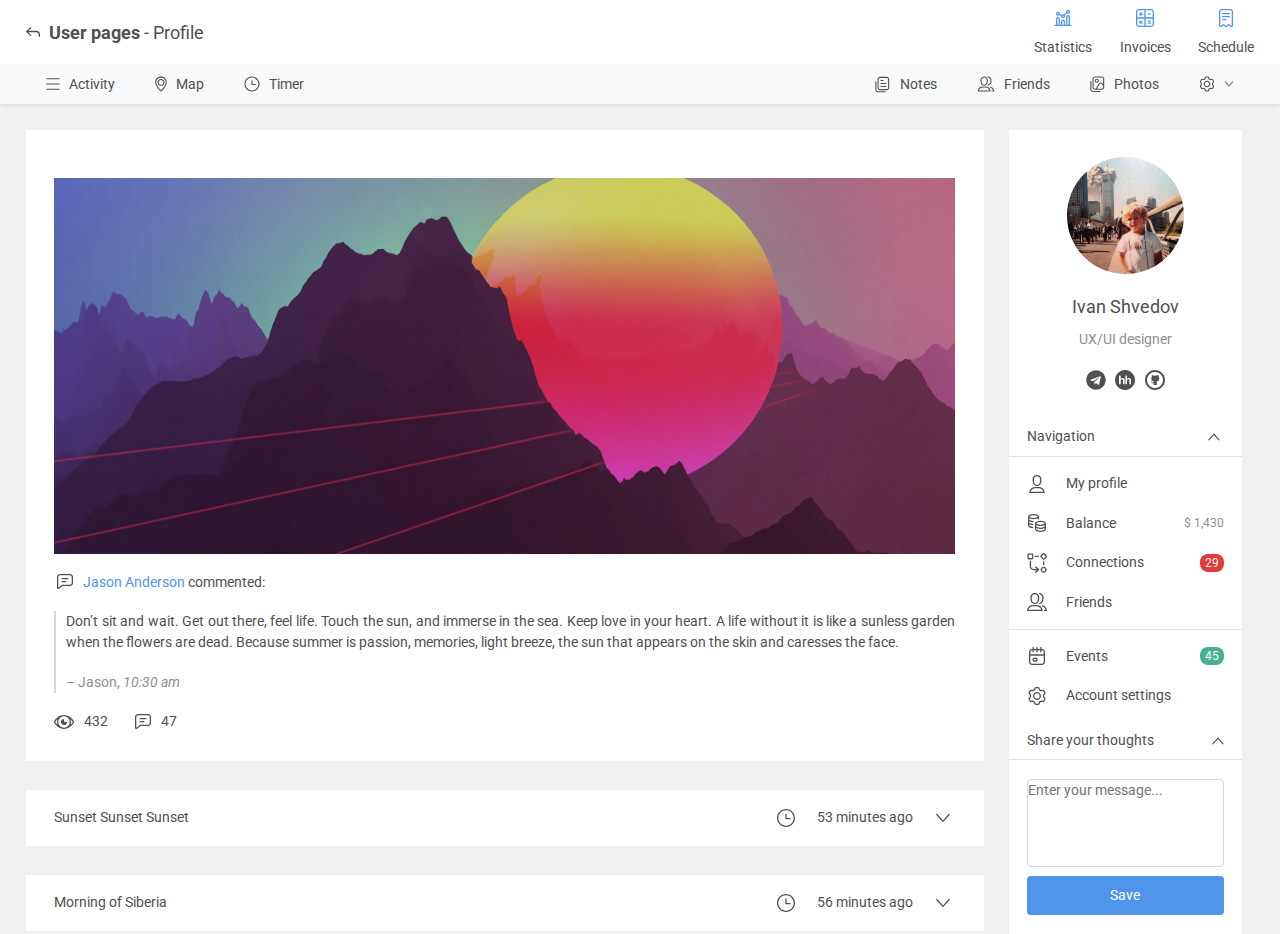
<file: index.html>
<!DOCTYPE html>
<html lang="en">
<head>
    <meta charset="UTF-8">
    <meta name="viewport" content="width=device-width, initial-scale=1.0">
    <title>WebBeeProject</title>
    <link rel="preconnect" href="https://fonts.googleapis.com">
    <link rel="preconnect" href="https://fonts.gstatic.com" crossorigin>
    <link href="https://fonts.googleapis.com/css2?family=Roboto:ital,wght@0,100;0,300;0,400;0,500;0,700;0,900;1,100;1,300;1,400;1,500;1,700;1,900&display=swap" rel="stylesheet">
    <link href="https://cdn.jsdelivr.net/npm/bootstrap@5.3.0-alpha1/dist/css/bootstrap.min.css" rel="stylesheet">
    <link rel="stylesheet" href="css/reset.css">
    <link rel="stylesheet" href="css/style.css">

</head>
<body>
    <header class="bg-white shadow-sm w-100" style="height: 64px;">
        <div class="container p-0" style="height: 64px; max-width: 96%;">
            <div class="d-flex justify-content-between align-items-center py-3" style="height: 64px;">
                <div class="d-flex align-items-center gap-2">
                    <div class="header-menu-svg">
                        <svg width="14" height="10" viewBox="0 0 14 10" fill="none" xmlns="http://www.w3.org/2000/svg" style="margin-bottom: 2px;">
                            <path d="M4.73251 9.01735C4.91251 9.01735 5.08251 8.94735 5.21251 8.80735C5.45251 8.53735 5.43251 8.12735 5.17251 7.88735L2.28136 5.16738H10.35C11.6479 5.16738 12.7 6.21951 12.7 7.51738V9.29705C12.7 9.65604 12.991 9.94705 13.35 9.94705C13.709 9.94705 14 9.65604 14 9.29705V7.51738C14 5.50154 12.3658 3.86738 10.35 3.86738H2.27185L2.27194 3.85187L5.13249 1.43738C5.40249 1.19738 5.41249 0.787379 5.17249 0.517378C4.93249 0.257379 4.52249 0.237379 4.25249 0.477378L0.232501 3.98187C-0.0775003 4.26187 -0.0775003 4.74187 0.232501 5.02187L4.29251 8.84736C4.42251 8.96736 4.57251 9.01735 4.73251 9.01735Z" fill="#505050"/>
                        </svg>
                    </div>
                    <p class="m-0 main-text"><b class="main-text">User pages</b> - Profile</p>
                </div>
    
                <div class="header-menu d-flex gap-4">
                    <div class="header-menu-item d-flex align-items-center flex-column gap-2">
                        <div class="header-menu-item-logo">
                            <svg width="18" height="17" viewBox="0 0 18 17" fill="none" xmlns="http://www.w3.org/2000/svg">
                                <path fill-rule="evenodd" clip-rule="evenodd" d="M16.0281 15.6972V7.99094C16.0281 6.91399 15.1551 6.04094 14.0781 6.04094C13.0011 6.04094 12.1281 6.91399 12.1281 7.99094L12.1281 15.6972H10.9501V12.5534C10.9501 11.4765 10.077 10.6034 9.00009 10.6034C7.92314 10.6034 7.05009 11.4765 7.05009 12.5534V15.6972H5.87197L5.87197 9.99094C5.87197 8.91399 4.99892 8.04094 3.92197 8.04094C2.84501 8.04094 1.97197 8.91399 1.97197 9.99094L1.97197 15.6972H0.933691C0.574706 15.6972 0.283691 15.9882 0.283691 16.3472C0.283691 16.7062 0.574706 16.9972 0.933691 16.9972H2.92149C2.92133 16.9972 2.92165 16.9972 2.92149 16.9972H4.92197C4.92174 16.9972 4.9222 16.9972 4.92197 16.9972H7.99919C7.99889 16.9972 7.99949 16.9972 7.99919 16.9972H10.0001C10.0004 16.9972 10.0008 16.9972 10.0011 16.9972H13.0769C13.0773 16.9972 13.0777 16.9972 13.0781 16.9972H15.0781C15.0785 16.9972 15.0789 16.9972 15.0794 16.9972H17.0665C17.4255 16.9972 17.7165 16.7062 17.7165 16.3472C17.7165 15.9882 17.4255 15.6972 17.0665 15.6972H16.0281ZM14.7281 15.6972V7.99094C14.7281 7.63196 14.4371 7.34094 14.0781 7.34094C13.7191 7.34094 13.4281 7.63196 13.4281 7.99094V15.6972H14.7281ZM3.27197 15.6972L3.27197 9.99094C3.27197 9.63196 3.56298 9.34094 3.92197 9.34094C4.28095 9.34094 4.57197 9.63196 4.57197 9.99094V15.6972H3.27197ZM8.35009 15.6972H9.65009V12.5534C9.65009 12.1945 9.35908 11.9034 9.00009 11.9034C8.64111 11.9034 8.35009 12.1945 8.35009 12.5534V15.6972Z" fill="#5095EC"/>
                                <path fill-rule="evenodd" clip-rule="evenodd" d="M16.0781 2.69092C16.0781 3.79549 15.1827 4.69092 14.0781 4.69092C13.7419 4.69092 13.4251 4.60798 13.1471 4.46145L10.8606 6.58062C10.8549 6.56614 10.849 6.55174 10.8429 6.53743C10.9441 6.7767 11.0001 7.03978 11.0001 7.31592C11.0001 8.42049 10.1047 9.31592 9.00009 9.31592C7.89552 9.31592 7.00009 8.42049 7.00009 7.31592C7.00009 7.2509 7.00319 7.1866 7.00926 7.12317L5.25504 6.18188C4.90124 6.49844 4.43408 6.69092 3.92196 6.69092C2.81739 6.69092 1.92196 5.79549 1.92196 4.69092C1.92196 3.58635 2.81739 2.69092 3.92196 2.69092C5.02653 2.69092 5.92196 3.58635 5.92196 4.69092C5.92196 4.81259 5.9111 4.93173 5.89028 5.04741L7.55032 5.93817C7.51794 5.97224 7.48674 6.00745 7.45679 6.04373C7.82362 5.59924 8.37877 5.31592 9.00009 5.31592C9.37046 5.31592 9.71731 5.41659 10.0148 5.59206C10.0148 5.59206 10.0148 5.59206 10.0148 5.59206L12.2554 3.51538C12.1415 3.26399 12.0781 2.98486 12.0781 2.69092C12.0781 1.58635 12.9735 0.690918 14.0781 0.690918C15.1827 0.690918 16.0781 1.58635 16.0781 2.69092ZM14.7781 2.69092C14.7781 3.07752 14.4647 3.39092 14.0781 3.39092C13.6915 3.39092 13.3781 3.07752 13.3781 2.69092C13.3781 2.30432 13.6915 1.99092 14.0781 1.99092C14.4647 1.99092 14.7781 2.30432 14.7781 2.69092ZM4.62196 4.69092C4.62196 5.07752 4.30856 5.39092 3.92196 5.39092C3.53536 5.39092 3.22196 5.07752 3.22196 4.69092C3.22196 4.30432 3.53536 3.99092 3.92196 3.99092C4.30856 3.99092 4.62196 4.30432 4.62196 4.69092ZM9.00009 8.01592C9.38669 8.01592 9.70009 7.70252 9.70009 7.31592C9.70009 6.92932 9.38669 6.61592 9.00009 6.61592C8.61349 6.61592 8.30009 6.92932 8.30009 7.31592C8.30009 7.70252 8.61349 8.01592 9.00009 8.01592Z" fill="#5095EC"/>
                            </svg>
                        </div>
                        <div class="header-menu-item-text">
                            <p class="m-0">Statistics</p>  
                        </div>                    
                    </div>
    
                    <div class="header-menu-item d-flex align-items-center flex-column gap-2">
                        <div class="header-menu-item-logo">
                            <svg width="18" height="18" viewBox="0 0 18 18" fill="none" xmlns="http://www.w3.org/2000/svg">
                                <path d="M4.86938 7.18433C4.51039 7.18433 4.21938 6.89331 4.21938 6.53433V5.68422H3.36938C3.01039 5.68422 2.71938 5.3932 2.71938 5.03422C2.71938 4.67523 3.01039 4.38422 3.36938 4.38422H4.21938V3.53433C4.21938 3.17534 4.51039 2.88433 4.86938 2.88433C5.22836 2.88433 5.51938 3.17534 5.51938 3.53433V4.38422H6.36938C6.72836 4.38422 7.01938 4.67523 7.01938 5.03422C7.01938 5.3932 6.72836 5.68422 6.36938 5.68422H5.51938V6.53433C5.51938 6.89331 5.22836 7.18433 4.86938 7.18433Z" fill="#5095EC"/>
                                <path d="M6.38966 14.6766C6.13582 14.9305 5.72426 14.9305 5.47042 14.6766L4.86931 14.0755L4.26828 14.6765C4.01444 14.9304 3.60288 14.9304 3.34904 14.6765C3.0952 14.4227 3.0952 14.0111 3.34904 13.7573L3.95007 13.1563L3.3491 12.5553C3.09526 12.3014 3.09526 11.8899 3.3491 11.6361C3.60294 11.3822 4.0145 11.3822 4.26834 11.6361L4.86931 12.237L5.47036 11.636C5.7242 11.3821 6.13576 11.3821 6.3896 11.636C6.64344 11.8898 6.64344 12.3014 6.3896 12.5552L5.78855 13.1563L6.38966 13.7574C6.6435 14.0112 6.6435 14.4228 6.38966 14.6766Z" fill="#5095EC"/>
                                <path d="M12.2561 11.4544C11.8971 11.4544 11.6061 11.7454 11.6061 12.1044C11.6061 12.4634 11.8971 12.7544 12.2561 12.7544H14.2561C14.6151 12.7544 14.9061 12.4634 14.9061 12.1044C14.9061 11.7454 14.6151 11.4544 14.2561 11.4544H12.2561Z" fill="#5095EC"/>
                                <path d="M11.6061 14.1405C11.6061 13.7816 11.8971 13.4905 12.2561 13.4905H14.2561C14.6151 13.4905 14.9061 13.7816 14.9061 14.1405C14.9061 14.4995 14.6151 14.7905 14.2561 14.7905H12.2561C11.8971 14.7905 11.6061 14.4995 11.6061 14.1405Z" fill="#5095EC"/>
                                <path d="M11.6061 5.03428C11.6061 4.67529 11.8971 4.38428 12.2561 4.38428H14.2561C14.6151 4.38428 14.9061 4.67529 14.9061 5.03428C14.9061 5.39326 14.6151 5.68428 14.2561 5.68428H12.2561C11.8971 5.68428 11.6061 5.39326 11.6061 5.03428Z" fill="#5095EC"/>
                                <path fill-rule="evenodd" clip-rule="evenodd" d="M15 18C16.6569 18 18 16.6569 18 15V3C18 1.34315 16.6569 0 15 0H3C1.4467 0 0.169119 1.1805 0.0154887 2.69327C0.00524668 2.79412 0 2.89645 0 3V15C0 16.6569 1.34315 18 3 18H15ZM1.3 3C1.3 2.06112 2.06112 1.3 3 1.3L8.35217 1.3V8.34625H1.3V3ZM1.3 9.64625V15C1.3 15.9389 2.06112 16.7 3 16.7H8.35217V9.64625H1.3ZM9.65217 16.7H15C15.9389 16.7 16.7 15.9389 16.7 15V9.64625H9.65217V16.7ZM16.7 8.34625V3C16.7 2.06112 15.9389 1.3 15 1.3H9.65217V8.34625H16.7Z" fill="#5095EC"/>
                            </svg>
                        </div>
                        
                        <div class="header-menu-item-text">
                            <p class="m-0">Invoices</p>  
                        </div>              
                    </div>
    
                    <div class="header-menu-item d-flex align-items-center flex-column gap-2">
                        <div class="header-menu-item-logo">
                            <svg width="14" height="18" viewBox="0 0 14 18" fill="none" xmlns="http://www.w3.org/2000/svg"><path d="M3.65023 3.99888C3.29112 3.99888 3 4.28976 3 4.64858C3 5.00739 3.29112 5.29827 3.65023 5.29827H10.3527C10.7118 5.29827 11.0029 5.00739 11.0029 4.64858C11.0029 4.28976 10.7118 3.99888 10.3527 3.99888H3.65023Z" fill="#5095EC"/><path d="M3 7.64718C3 7.28836 3.29112 6.99748 3.65023 6.99748H10.3526C10.7118 6.99748 11.0029 7.28836 11.0029 7.64718C11.0029 8.006 10.7118 8.29688 10.3526 8.29688H3.65023C3.29112 8.29688 3 8.006 3 7.64718Z" fill="#5095EC"/><path d="M3 10.6458C3 10.287 3.29112 9.99609 3.65023 9.99609H6.8514C7.21051 9.99609 7.50163 10.287 7.50163 10.6458C7.50163 11.0046 7.21051 11.2955 6.8514 11.2955H3.65023C3.29112 11.2955 3 11.0046 3 10.6458Z" fill="#5095EC"/><path fill-rule="evenodd" clip-rule="evenodd" d="M0 16.3936L0.00892674 2.59989C0.00892674 1.16462 1.1734 0.00109863 2.60986 0.00109863H11.3991C12.8355 0.00109863 14 1.16462 14 2.59989L13.9911 16.3991C13.9911 17.6529 12.6129 18.4191 11.5467 17.7581L9.87153 16.7196C9.66344 16.5906 9.39786 16.601 9.20046 16.7458L7.91232 17.6909C7.34861 18.1045 6.58141 18.1045 6.01768 17.6909L4.73916 16.7529C4.54025 16.607 4.27229 16.5976 4.06373 16.7294L2.45607 17.7453C1.39034 18.4187 0 17.6536 0 16.3936ZM12.6911 16.3983L12.7 2.59989C12.7 1.8836 12.1186 1.3011 11.3991 1.3011H2.60986C1.89036 1.3011 1.30893 1.88444 1.30893 2.60073L1.3 16.3939C1.30021 16.6278 1.55998 16.7737 1.76164 16.6463L3.3693 15.6304C4.02973 15.2131 4.87828 15.2426 5.50817 15.7047L6.78669 16.6428C6.89273 16.7205 7.03728 16.7205 7.14331 16.6428L8.43145 15.6977C9.05653 15.2391 9.89756 15.2062 10.5565 15.6147L12.2316 16.6532C12.4335 16.7783 12.6911 16.6312 12.6911 16.3983Z" fill="#5095EC"/></svg>
                        </div>
                        
                        <div class="header-menu-item-text">
                            <p class="m-0">Schedule</p>  
                        </div>              
                    </div>
                </div>
            </div>
        </div>
    </header>
    
    <nav class="bg-light shadow-sm mv-100" style="height: 40px;">
        <div class="container p-0" style="height: 40px; max-width: 96%;">
            <div class="d-flex justify-content-between align-items-center h-100 py-auto">
                <div class="d-flex h-100">
                    <a href="/" id="act-link" class="nav-link h-100 d-flex align-items-center" onclick="changeBackgroundColor(this)"><div class="nav-menu-item d-flex gap-2 h-100">
                        <div class="nav-menu-item-logo d-flex align-items-center">
                            <svg width="14" height="12" viewBox="0 0 14 12" fill="none" xmlns="http://www.w3.org/2000/svg"><path fill-rule="evenodd" clip-rule="evenodd" d="M0.328125 0.790569C0.328125 0.491415 0.570637 0.248902 0.869792 0.248902L13.1302 0.248901C13.4294 0.248901 13.6719 0.491414 13.6719 0.790568C13.6719 1.08972 13.4294 1.33223 13.1302 1.33223L0.869792 1.33224C0.570637 1.33224 0.328125 1.08972 0.328125 0.790569Z" fill="#505050"/><path fill-rule="evenodd" clip-rule="evenodd" d="M0.328125 11.3041C0.328125 11.0049 0.570637 10.7624 0.869792 10.7624L13.1302 10.7624C13.4294 10.7624 13.6719 11.0049 13.6719 11.3041C13.6719 11.6032 13.4294 11.8457 13.1302 11.8457L0.869792 11.8457C0.570637 11.8457 0.328125 11.6032 0.328125 11.3041Z" fill="#505050"/><path fill-rule="evenodd" clip-rule="evenodd" d="M0.328159 6.00002C0.328159 5.70087 0.570671 5.45835 0.869825 5.45835L13.1303 5.45835C13.4294 5.45835 13.6719 5.70087 13.6719 6.00002C13.6719 6.29917 13.4294 6.54169 13.1303 6.54169L0.869825 6.54169C0.570671 6.54169 0.328159 6.29918 0.328159 6.00002Z" fill="#505050"/></svg>                        
                        </div>

                        <div class="nav-menu-item-text d-flex align-items-center">
                            <p class="m-0">Activity</p>
                        </div>
                    </div></a>

                    <a href="/map" id="mapButton" class="nav-link h-100 d-flex align-items-center" onclick="changeBackgroundColor(this)">
                        <div class="nav-menu-item d-flex gap-2 h-100">
                            <div class="nav-menu-item-logo d-flex align-items-center">
                                <svg width="12" height="16" viewBox="0 0 12 16" fill="none" xmlns="http://www.w3.org/2000/svg"><path fill-rule="evenodd" clip-rule="evenodd" d="M2.5417 6.41664C2.5417 4.50665 4.09005 2.9583 6.00003 2.9583C7.91002 2.9583 9.45836 4.50665 9.45836 6.41664C9.45836 8.32662 7.91002 9.87497 6.00003 9.87497C4.09005 9.87497 2.5417 8.32662 2.5417 6.41664ZM6.00003 4.04164C4.68835 4.04164 3.62503 5.10496 3.62503 6.41664C3.62503 7.72831 4.68835 8.79164 6.00003 8.79164C7.31171 8.79164 8.37503 7.72831 8.37503 6.41664C8.37503 5.10496 7.31171 4.04164 6.00003 4.04164Z" fill="#505050"/><path fill-rule="evenodd" clip-rule="evenodd" d="M5.68634 0.608257C8.41347 0.443564 11.3102 2.03315 11.7406 5.55589C11.7709 5.80397 11.7892 6.03466 11.7921 6.24238C11.8078 7.36434 11.4512 8.49954 10.9411 9.54863C10.4292 10.6015 9.74681 11.5998 9.07244 12.4576C8.39689 13.3169 7.72095 14.0456 7.2144 14.5594C6.93681 14.8409 6.65546 15.1194 6.35965 15.3819C6.15463 15.5635 5.84571 15.563 5.6407 15.3814C5.64086 15.3815 5.67787 15.3403 5.6407 15.3814C5.34557 15.1186 5.06394 14.8407 4.78654 14.5594C4.27999 14.0456 3.60406 13.3169 2.92851 12.4576C2.25415 11.5998 1.57181 10.6015 1.05988 9.54863C0.549778 8.49954 0.193163 7.36434 0.208873 6.24238C0.258508 2.69784 2.9605 0.772871 5.68634 0.608257ZM6.00047 14.2359C5.8776 14.1178 5.72773 13.9709 5.55793 13.7987C5.07129 13.3052 4.42416 12.6072 3.78016 11.788C3.13498 10.9674 2.50131 10.0357 2.03415 9.07491C1.56517 8.11038 1.27963 7.14838 1.2921 6.25755C1.33217 3.39631 3.46793 1.82753 5.75164 1.68962C8.03407 1.55178 10.3187 2.8509 10.6653 5.68727C10.6924 5.90942 10.7067 6.09961 10.7089 6.25755C10.7213 7.14838 10.4358 8.11038 9.96682 9.0749C9.49966 10.0357 8.86598 10.9674 8.22079 11.788C7.57679 12.6072 6.92965 13.3052 6.44302 13.7987C6.27321 13.9709 6.12334 14.1178 6.00047 14.2359Z" fill="#505050"/></svg>
                            </div>
                    
                            <div class="nav-menu-item-text d-flex align-items-center">
                                <p class="m-0">Map</p>
                            </div>
                        </div>
                    </a>

                    <a href="/timer" id="timer-link" class="nav-link h-100 d-flex align-items-center" onclick="changeBackgroundColor(this)"><div class="nav-menu-item d-flex gap-2 h-100">
                        <div class="nav-menu-item-logo d-flex align-items-center">
                            <svg width="16" height="16" viewBox="0 0 16 16" fill="none" xmlns="http://www.w3.org/2000/svg"><path d="M8.54167 4.79453C8.54167 4.49538 8.29915 4.25286 8 4.25286C7.70085 4.25286 7.45833 4.49538 7.45833 4.79453V8.54453C7.45833 8.84368 7.70085 9.0862 8 9.0862H11.3333C11.6325 9.0862 11.875 8.84368 11.875 8.54453C11.875 8.24538 11.6325 8.00286 11.3333 8.00286H8.54167V4.79453Z" fill="#505050"/><path fill-rule="evenodd" clip-rule="evenodd" d="M0.5 8C0.5 3.85786 3.85786 0.5 8 0.5C12.1421 0.5 15.5 3.85786 15.5 8C15.5 12.1421 12.1421 15.5 8 15.5C3.85786 15.5 0.5 12.1421 0.5 8ZM8 1.58333C4.45617 1.58333 1.58333 4.45617 1.58333 8C1.58333 11.5438 4.45617 14.4167 8 14.4167C11.5438 14.4167 14.4167 11.5438 14.4167 8C14.4167 4.45617 11.5438 1.58333 8 1.58333Z" fill="#505050"/></svg>
                        </div>

                        <div class="nav-menu-item-text d-flex align-items-center">
                            <p class="m-0">Timer</p>
                        </div>
                    </div></a>
                </div>

                <div class="d-flex h-100">
                    <a href="#" class="h-100 d-flex align-items-center" style="pointer-events: none; cursor: default; "><div class="nav-menu-item d-flex gap-2 h-100">
                        <div class="nav-menu-item-logo d-flex align-items-center">
                            <svg width="15" height="17" viewBox="0 0 15 17" fill="none" xmlns="http://www.w3.org/2000/svg"><path fill-rule="evenodd" clip-rule="evenodd" d="M11.7083 0.791748C13.089 0.791748 14.2083 1.91104 14.2083 3.29175V11.6251C14.2083 13.0058 13.089 14.1251 11.7083 14.1251H5.04158C3.66087 14.1251 2.54158 13.0058 2.54158 11.6251V3.29175C2.54158 1.91104 3.66087 0.791748 5.04158 0.791748H11.7083ZM5.04158 1.87508H11.7083C12.4907 1.87508 13.1249 2.50934 13.1249 3.29175V11.6251C13.1249 12.4075 12.4907 13.0417 11.7083 13.0417H5.04158C4.25918 13.0417 3.62492 12.4075 3.62492 11.6251V3.29175C3.62492 2.50934 4.25918 1.87508 5.04158 1.87508ZM0.333252 5.79175C0.333252 5.49259 0.575763 5.25008 0.874918 5.25008C1.17407 5.25008 1.41658 5.49259 1.41658 5.79175V13.6251C1.41658 14.5225 2.14412 15.2501 3.04158 15.2501H10.0416C10.3407 15.2501 10.5833 15.4926 10.5833 15.7917C10.5833 16.0909 10.3407 16.3334 10.0416 16.3334H3.04158C1.54581 16.3334 0.333252 15.1209 0.333252 13.6251V5.79175ZM8.68702 4.58132C8.68702 4.88047 8.44451 5.12298 8.14536 5.12298L5.89189 5.12298C5.59273 5.12298 5.35022 4.88046 5.35022 4.58131C5.35022 4.28215 5.59273 4.03964 5.89189 4.03964L8.14536 4.03965C8.44451 4.03965 8.68702 4.28216 8.68702 4.58132ZM10.8568 8.04788C11.1559 8.04788 11.3984 7.80537 11.3984 7.50622C11.3984 7.20706 11.1559 6.96455 10.8568 6.96455L5.89189 6.96455C5.59273 6.96455 5.35022 7.20706 5.35022 7.50622C5.35022 7.80537 5.59273 8.04788 5.89189 8.04788L10.8568 8.04788ZM11.3984 10.4311C11.3984 10.7303 11.1559 10.9728 10.8568 10.9728L5.89189 10.9728C5.59273 10.9728 5.35022 10.7303 5.35022 10.4311C5.35022 10.132 5.59273 9.88948 5.89189 9.88948L10.8568 9.88948C11.1559 9.88948 11.3984 10.132 11.3984 10.4311Z" fill="#505050"/></svg>
                        </div>

                        <div class="nav-menu-item-text d-flex align-items-center">
                            <p class="m-0">Notes</p>
                        </div>
                    </div></a>

                    <a href="#" class="h-100 d-flex align-items-center" style="pointer-events: none; cursor: default; "><div class="nav-menu-item d-flex gap-2 h-100">
                        <div class="nav-menu-item-logo d-flex align-items-center">
                            <svg width="18" height="16" viewBox="0 0 18 16" fill="none" xmlns="http://www.w3.org/2000/svg"><path fill-rule="evenodd" clip-rule="evenodd" d="M7.18979 0.5C4.96892 0.5 3.24282 2.43335 3.49358 4.64002L3.71195 6.56165C3.91295 8.33047 5.40959 9.66667 7.18979 9.66667C8.97 9.66667 10.4666 8.33047 10.6676 6.56165L10.886 4.64002C11.1368 2.43335 9.41066 0.5 7.18979 0.5ZM9.59123 6.43933L9.8096 4.5177C9.98733 2.95366 8.7639 1.58333 7.18979 1.58333C5.61568 1.58333 4.39226 2.95366 4.56999 4.5177L4.78835 6.43933C4.92715 7.66069 5.96057 8.58333 7.18979 8.58333C8.41902 8.58333 9.45244 7.6607 9.59123 6.43933Z" fill="#505050"/><path fill-rule="evenodd" clip-rule="evenodd" d="M5.64509 10.5C3.3016 10.5 1.27253 12.1277 0.764159 14.4153L0.680876 14.7901C0.59992 15.1544 0.877132 15.5 1.25032 15.5H13.1293C13.5025 15.5 13.7797 15.1544 13.6987 14.7901L13.6154 14.4153C13.107 12.1277 11.078 10.5 8.73449 10.5H5.64509ZM12.4984 14.4167C12.0192 12.7485 10.4894 11.5833 8.73449 11.5833H5.64509C3.8902 11.5833 2.3604 12.7485 1.88116 14.4167H12.4984Z" fill="#505050"/><path d="M10.8104 9.66667C10.4936 9.66667 10.3806 9.28186 10.579 9.03488C10.6181 8.98624 10.6562 8.93677 10.6933 8.8865C10.8301 8.70126 11.0395 8.58358 11.2657 8.54037C12.2865 8.34532 13.0906 7.50632 13.2118 6.43933L13.4302 4.5177C13.5809 3.19109 12.7236 2.00386 11.4993 1.67396C11.2056 1.59482 10.932 1.43896 10.7408 1.20237C10.6994 1.1512 10.6571 1.10088 10.6137 1.05145C10.4294 0.841598 10.5311 0.5 10.8104 0.5C13.0312 0.5 14.7573 2.43335 14.5066 4.64002L14.2882 6.56165C14.0872 8.33047 12.5906 9.66667 10.8104 9.66667Z" fill="#505050"/><path d="M15.0953 15.5C14.8098 15.5 14.6062 15.207 14.6031 14.9215C14.6002 14.6599 14.7874 14.4167 15.049 14.4167H16.119C15.7548 13.149 14.784 12.1718 13.5688 11.7757C13.3949 11.719 13.2482 11.637 13.1356 11.4929C12.8327 11.105 13.0968 10.5305 13.5741 10.6503C15.375 11.1027 16.8185 12.5364 17.236 14.4153L17.3193 14.7901C17.4002 15.1544 17.123 15.5 16.7498 15.5H15.0953Z" fill="#505050"/></svg>
                        </div>

                        <div class="nav-menu-item-text d-flex align-items-center">
                            <p class="m-0">Friends</p>
                        </div>
                    </div></a>

                    <a href="#" class="h-100 d-flex align-items-center" style="pointer-events: none; cursor: default; "><div class="nav-menu-item d-flex gap-2 h-100">
                        <div class="nav-menu-item-logo d-flex align-items-center">
                            <svg width="15" height="17" viewBox="0 0 15 17" fill="none" xmlns="http://www.w3.org/2000/svg"><path fill-rule="evenodd" clip-rule="evenodd" d="M4.74386 4.79164C4.74386 5.94223 5.6766 6.87497 6.82719 6.87497C7.97778 6.87497 8.91052 5.94223 8.91052 4.79164C8.91052 3.64104 7.97778 2.7083 6.82719 2.7083C5.6766 2.7083 4.74386 3.64104 4.74386 4.79164ZM5.82719 4.79164C5.82719 5.34392 6.2749 5.79164 6.82719 5.79164C7.37947 5.79164 7.82719 5.34392 7.82719 4.79164C7.82719 4.23935 7.37947 3.79164 6.82719 3.79164C6.2749 3.79164 5.82719 4.23935 5.82719 4.79164Z" fill="#505050"/><path fill-rule="evenodd" clip-rule="evenodd" d="M14.2083 3C14.2083 1.61929 13.089 0.5 11.7083 0.5H5.04158C3.66087 0.5 2.54158 1.61929 2.54158 3V11.3333C2.54158 12.714 3.66087 13.8333 5.04158 13.8333H5.04261L5.04158 13.835H11.7083C13.089 13.835 14.2083 12.7157 14.2083 11.335V3ZM11.7083 12.75C12.4907 12.75 13.1249 12.1157 13.1249 11.3333V10.1626L11.6465 8.02417C11.2009 7.37965 10.2396 7.40675 9.83099 8.07534L6.97425 12.75H11.7083ZM12.5376 7.4081L13.1249 8.25763V3C13.1249 2.2176 12.4907 1.58333 11.7083 1.58333H5.04158C4.25918 1.58333 3.62492 2.2176 3.62492 3V11.3333C3.62492 12.1157 4.25918 12.75 5.04158 12.75H5.70465L8.9066 7.51043C9.72377 6.17325 11.6464 6.11907 12.5376 7.4081Z" fill="#505050"/><path d="M0.874918 4.95833C0.575763 4.95833 0.333252 5.20085 0.333252 5.5V13.3333C0.333252 14.8291 1.54581 16.0417 3.04159 16.0417H10.0416C10.3407 16.0417 10.5833 15.7992 10.5833 15.5C10.5833 15.2008 10.3407 14.9583 10.0416 14.9583H3.04159C2.14412 14.9583 1.41658 14.2308 1.41658 13.3333V5.5C1.41658 5.20085 1.17407 4.95833 0.874918 4.95833Z" fill="#505050"/></svg>
                        </div>

                        <div class="nav-menu-item-text d-flex align-items-center">
                            <p class="m-0">Photos</p>
                        </div>
                    </div></a>

                    <a href="#" class="h-100 d-flex align-items-center" style="pointer-events: none; cursor: default; "><div class="nav-menu-item d-flex gap-2 h-100">
                        <div class="nav-menu-item-logo d-flex align-items-center">
                            <svg width="16" height="16" viewBox="0 0 16 16" fill="none" xmlns="http://www.w3.org/2000/svg"><path fill-rule="evenodd" clip-rule="evenodd" d="M11.3335 8.00004C11.3335 9.84099 9.84107 11.3334 8.00012 11.3334C6.15917 11.3334 4.66678 9.84099 4.66678 8.00004C4.66678 6.15909 6.15917 4.66671 8.00012 4.66671C9.84107 4.66671 11.3335 6.15909 11.3335 8.00004ZM10.2501 8.00004C10.2501 9.24268 9.24276 10.25 8.00012 10.25C6.75748 10.25 5.75012 9.24268 5.75012 8.00004C5.75012 6.7574 6.75748 5.75004 8.00012 5.75004C9.24276 5.75004 10.2501 6.7574 10.2501 8.00004Z" fill="#505050"/><path fill-rule="evenodd" clip-rule="evenodd" d="M7.15266 0.50415C6.41457 0.50415 5.78951 1.04844 5.68803 1.77953C5.56219 2.6862 4.61659 3.23214 3.76847 2.88779C3.08459 2.61012 2.30069 2.87929 1.93165 3.5185L1.13437 4.89944C0.769797 5.53089 0.919945 6.33384 1.48806 6.79088C2.22273 7.38192 2.21064 8.52174 1.45639 9.10895C0.873987 9.56237 0.715143 10.3758 1.08419 11.015L1.88147 12.396C2.24604 13.0274 3.01649 13.2989 3.69636 13.0354C4.57555 12.6947 5.55662 13.2751 5.68803 14.2219C5.78951 14.9529 6.41457 15.4972 7.15266 15.4972H8.74722C9.47637 15.4972 10.0967 14.9657 10.2084 14.2452C10.3604 13.2654 11.3793 12.6771 12.3039 13.0354C12.9837 13.2989 13.7542 13.0274 14.1188 12.396L14.916 11.015C15.2851 10.3758 15.1262 9.56237 14.5438 9.10895C13.7896 8.52174 13.7775 7.38192 14.5122 6.79088C15.0803 6.33384 15.2304 5.53089 14.8659 4.89944L14.0686 3.5185C13.6995 2.87929 12.9156 2.61012 12.2318 2.88779C11.3461 3.24738 10.3529 2.68794 10.2084 1.75618C10.0967 1.03566 9.47636 0.50415 8.74722 0.50415H7.15266ZM6.76108 1.92847C6.78821 1.73301 6.95533 1.58748 7.15266 1.58748L8.74722 1.58748C8.94217 1.58748 9.10801 1.72959 9.13789 1.92223C9.39152 3.55743 11.1181 4.50916 12.6393 3.89154C12.8221 3.81731 13.0317 3.88927 13.1304 4.06017L13.9277 5.4411C14.0251 5.60993 13.985 5.8246 13.8331 5.9468C12.5438 6.98405 12.5829 8.9552 13.8783 9.96377C14.034 10.085 14.0765 10.3025 13.9778 10.4734L13.1806 11.8543C13.0831 12.0231 12.8771 12.0957 12.6953 12.0253C11.1257 11.417 9.3959 12.4157 9.13789 14.0792C9.10801 14.2718 8.94217 14.4139 8.74722 14.4139H7.15266C6.95533 14.4139 6.78821 14.2684 6.76108 14.0729C6.53537 12.4467 4.84784 11.4273 3.30489 12.0253C3.12312 12.0957 2.91714 12.0231 2.81967 11.8543L2.02239 10.4734C1.92372 10.3025 1.96619 10.085 2.1219 9.96377C3.41736 8.9552 3.45644 6.98405 2.16712 5.9468C2.01523 5.8246 1.97509 5.60993 2.07256 5.4411L2.86984 4.06017C2.96851 3.88927 3.17809 3.81731 3.36093 3.89154C4.86322 4.50149 6.53817 3.53446 6.76108 1.92847Z" fill="#505050"/></svg>
                        </div>

                        <div class="nav-menu-item-logo d-flex align-items-center">
                            <svg width="10" height="6" viewBox="0 0 10 6" fill="none" xmlns="http://www.w3.org/2000/svg"><path d="M0.713873 0.996319C0.713873 0.816319 0.783872 0.64632 0.923872 0.51632C1.19387 0.27632 1.60387 0.29632 1.84387 0.55632L4.99013 4.04946L8.00794 0.560219C8.24794 0.290219 8.65794 0.280219 8.92794 0.520219C9.18794 0.760219 9.20794 1.17022 8.96794 1.44022L5.51013 5.41945C5.23013 5.72945 4.75013 5.72945 4.47013 5.41945L0.883871 1.43632C0.763871 1.30632 0.713873 1.15632 0.713873 0.996319Z" fill="#8F8F8F"/></svg>
                        </div>
                    </div></a>
                </div>
            </div>
        </div>
    </nav>

    <div id="app"></div>

    <script src="js/spa.js" defer></script>
    <script src="https://cdn.jsdelivr.net/npm/bootstrap@5.3.0-alpha1/dist/js/bootstrap.bundle.min.js" async></script>
    <script src="https://api-maps.yandex.ru/2.1/?apikey=9b316f12-6d68-47ac-be51-7e5b902831b6&lang=ru_RU" async type="text/javascript"></script>
    <script src="js/map.js" async></script>
    <script src="js/timer.js" async></script>
    <script src="js/active-tab.js" async></script>
</body>
</html>
</file>
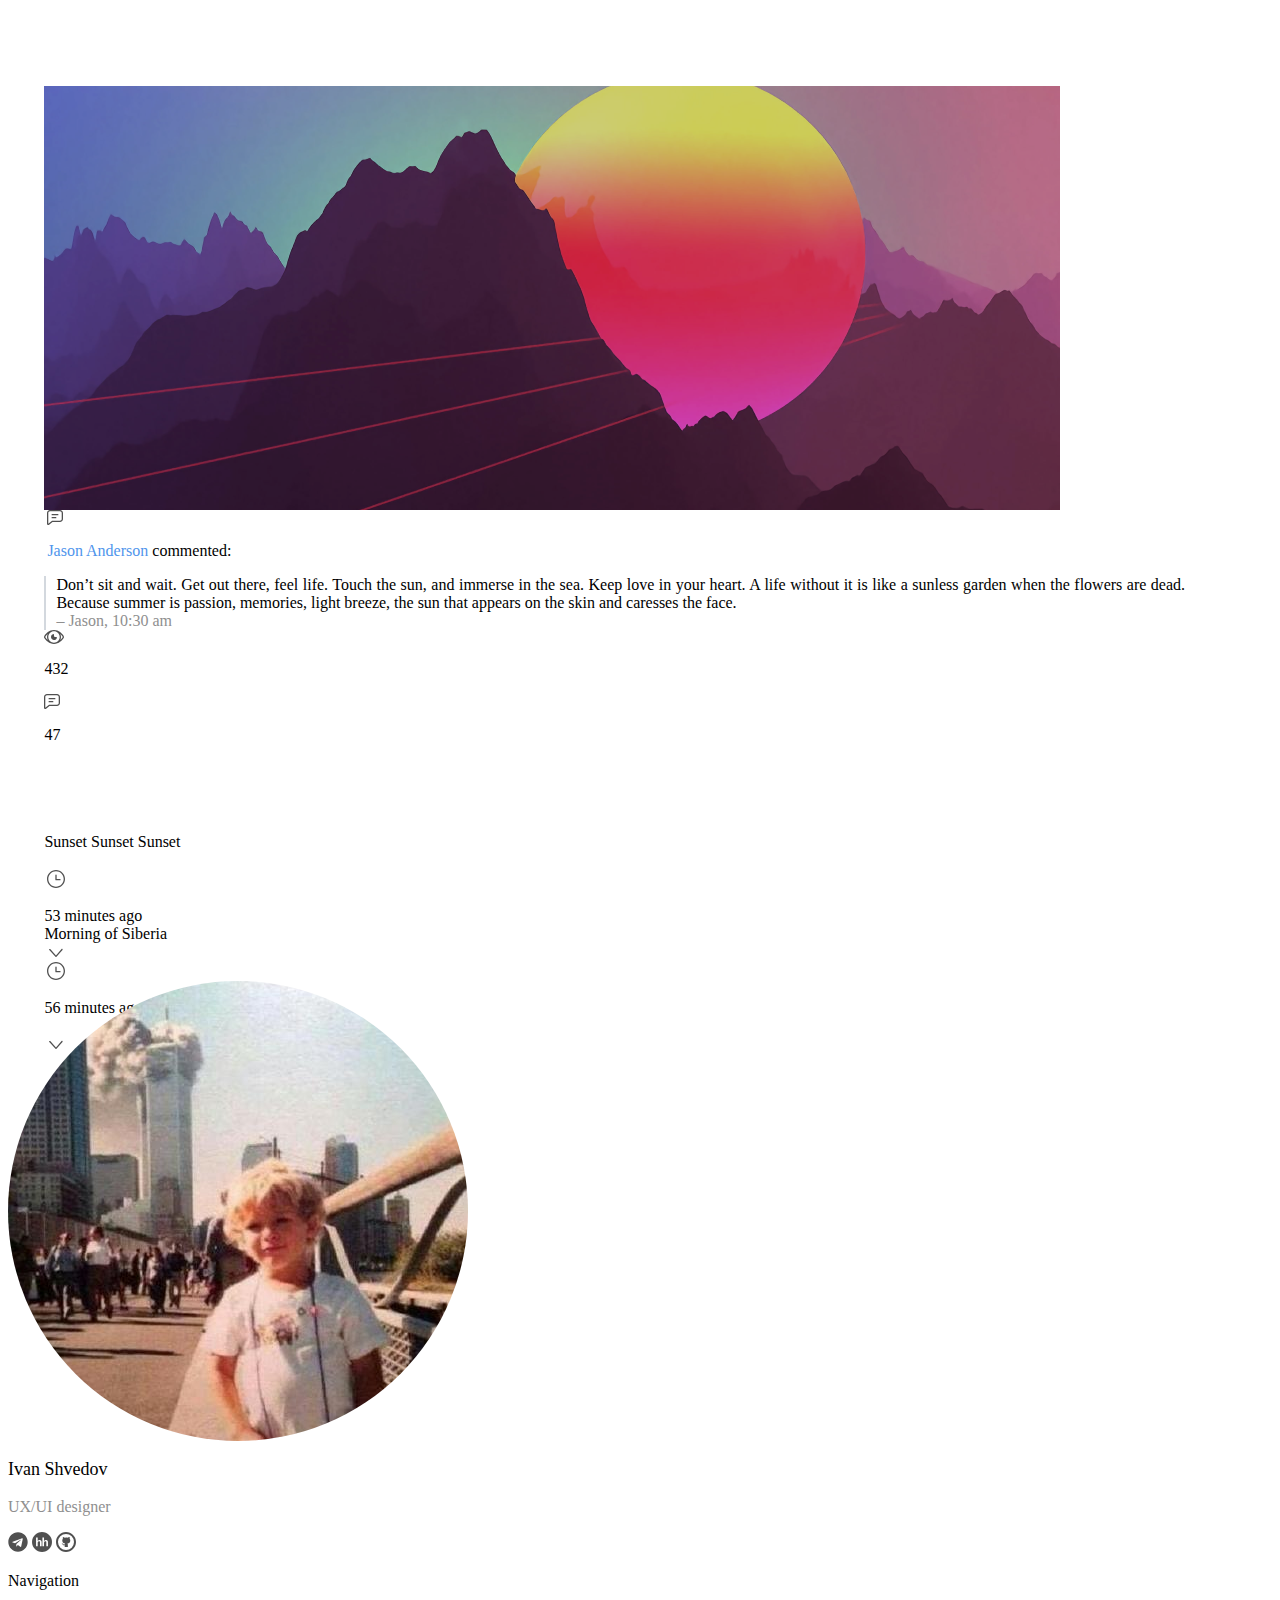
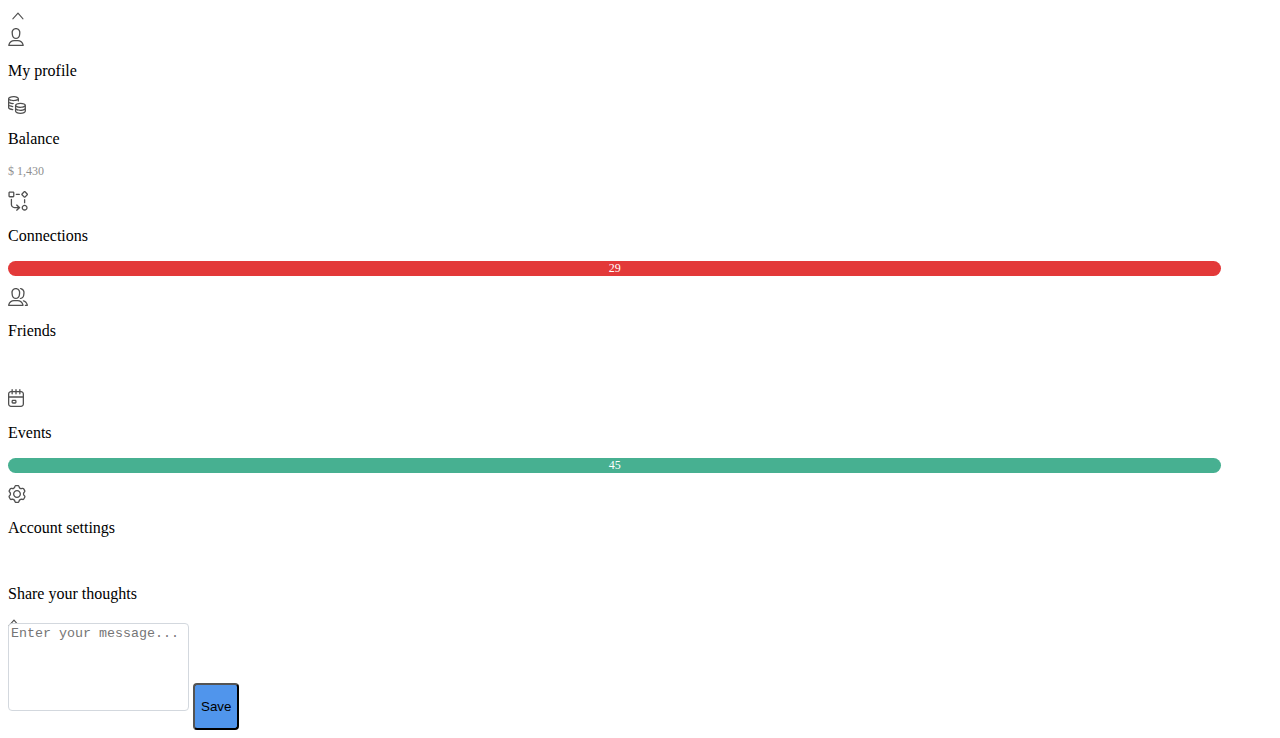
<file: activity.html>
<body>
    <div class="main">
        <div class="container p-0" style="max-width: 96%; margin-top: 2%;">
            <div class="main-container d-flex" style="gap: 2%;">
                <div class="main-container-left d-flex flex-column">
                    <div class="main-container-item-open d-flex flex-column bg-white gap-3" style="padding: 5% 3% 3% 3%;">
                        <div class="main-container-item-img">
                            <img class="w-100" src="../img/img-sun.png" alt="some image">
                        </div>
    
                        <div class="main-container-item-comments d-flex flex-column gap-3">
                            <div class="main-container-item-comments-author d-flex align-items-center gap-2" style="margin-left: 3px;">
                                <svg width="16" height="16" viewBox="0 0 16 16" fill="none" xmlns="http://www.w3.org/2000/svg">
                                    <path fill-rule="evenodd" clip-rule="evenodd" d="M0 3C0 1.34315 1.34315 0 3 0H13C14.6569 0 16 1.34315 16 3V9C16 10.6569 14.6569 12 13 12H5.52219L2.1121 14.7281C1.26091 15.409 0 14.803 0 13.7129V3ZM1.3 13.7129L5.06617 10.7H13C13.9389 10.7 14.7 9.93888 14.7 9V3C14.7 2.06112 13.9389 1.3 13 1.3H3C2.06112 1.3 1.3 2.06112 1.3 3L1.3 13.7129ZM4.49219 4.64356C4.49219 4.28458 4.7832 3.99356 5.14219 3.99356H10.8579C11.2169 3.99356 11.5079 4.28458 11.5079 4.64356C11.5079 5.00255 11.2169 5.29356 10.8579 5.29356L5.14219 5.29356C4.7832 5.29356 4.49219 5.00255 4.49219 4.64356ZM4.49219 7.63611C4.49219 7.27713 4.7832 6.98611 5.14219 6.98611L8.79121 6.98611C9.1502 6.98611 9.44121 7.27713 9.44121 7.63611C9.44121 7.9951 9.1502 8.28611 8.79121 8.28611H5.14219C4.7832 8.28611 4.49219 7.9951 4.49219 7.63611Z" fill="#505050"/>
                                    </svg>
                                <p class="m-0"><span style="color: #5095EC;">Jason Anderson</span> commented:</p>
                            </div>
                            
                            <div class="main-container-item-comments-text d-flex flex-column gap-3" style="border-left: 2px solid rgba(211, 216, 222, 1);">
                                <p style="text-align: justify; margin: 0; margin-left: 10px;">Don’t sit and wait. Get out there, feel life. Touch the sun, and immerse in the sea. Keep love in your heart. A life without it is like a sunless garden when the flowers are dead. Because summer is passion, memories, light breeze, the sun that appears on the skin and caresses the face. </p>
                                <p class="comment-author" style="text-align: justify; margin: 0; margin-left: 10px; color: rgba(143, 143, 143, 1);">– Jason, <span class="fst-italic" style="color: rgba(143, 143, 143, 1);">10:30 am</span></p>
                            </div>
                        </div>
    
                        <div class="main-container-item-stats d-flex gap-4" style="font-size: 16px;">
                            <div class="main-container-item-stats-viewers d-flex align-items-center gap-2">
                                <svg width="20" height="14" viewBox="0 0 20 14" fill="none" xmlns="http://www.w3.org/2000/svg"><path d="M9.30609 4.08066C9.68228 3.99158 10 4.3134 10 4.7V5.7C10 6.41797 10.5821 7 11.3 7H12.3C12.6866 7 13.0085 7.31775 12.9194 7.69395C12.6062 9.01621 11.418 10 10 10C8.34318 10 7.00003 8.65685 7.00003 7C7.00003 5.58201 7.98382 4.39379 9.30609 4.08066Z" fill="#505050"/><path fill-rule="evenodd" clip-rule="evenodd" d="M10 0C5.11931 0 1.86625 3.65464 0.43688 5.68254C-0.126096 6.48125 -0.126095 7.51875 0.43688 8.31746C1.86626 10.3454 5.11931 14 10 14C14.8808 14 18.1338 10.3454 19.5632 8.31746C20.1262 7.51875 20.1262 6.48124 19.5632 5.68254C18.1338 3.65464 14.8808 0 10 0ZM3.70874 3.92728C2.76185 4.77768 2.02109 5.69143 1.49945 6.4315C1.25305 6.78108 1.25305 7.21892 1.49945 7.5685C2.02109 8.30857 2.76185 9.22232 3.70873 10.0727C3.25483 9.14511 3.00004 8.10231 3.00004 7C3.00004 5.89769 3.25483 4.85489 3.70874 3.92728ZM10 12.7C6.85202 12.7 4.30004 10.148 4.30004 7C4.30004 3.85198 6.85202 1.3 10 1.3C13.1481 1.3 15.7 3.85198 15.7 7C15.7 10.148 13.1481 12.7 10 12.7ZM16.2913 3.92728C17.2382 4.77768 17.979 5.69143 18.5006 6.4315C18.747 6.78108 18.747 7.21892 18.5006 7.5685C17.979 8.30857 17.2382 9.22232 16.2913 10.0727C16.7452 9.14511 17 8.10231 17 7C17 5.89769 16.7452 4.85489 16.2913 3.92728Z" fill="#505050"/></svg>
                                <p class="m-0">432</p>
                            </div>
    
                            <div class="main-container-item-stats-commentators d-flex align-items-center gap-2">
                                <svg width="16" height="16" viewBox="0 0 16 16" fill="none" xmlns="http://www.w3.org/2000/svg"><path fill-rule="evenodd" clip-rule="evenodd" d="M0 3C0 1.34315 1.34315 0 3 0H13C14.6569 0 16 1.34315 16 3V9C16 10.6569 14.6569 12 13 12H5.52219L2.1121 14.7281C1.26091 15.409 0 14.803 0 13.7129V3ZM1.3 13.7129L5.06617 10.7H13C13.9389 10.7 14.7 9.93888 14.7 9V3C14.7 2.06112 13.9389 1.3 13 1.3H3C2.06112 1.3 1.3 2.06112 1.3 3L1.3 13.7129ZM4.49219 4.64356C4.49219 4.28458 4.7832 3.99356 5.14219 3.99356H10.8579C11.2169 3.99356 11.5079 4.28458 11.5079 4.64356C11.5079 5.00255 11.2169 5.29356 10.8579 5.29356L5.14219 5.29356C4.7832 5.29356 4.49219 5.00255 4.49219 4.64356ZM4.49219 7.63611C4.49219 7.27713 4.7832 6.98611 5.14219 6.98611L8.79121 6.98611C9.1502 6.98611 9.44121 7.27713 9.44121 7.63611C9.44121 7.9951 9.1502 8.28611 8.79121 8.28611H5.14219C4.7832 8.28611 4.49219 7.9951 4.49219 7.63611Z" fill="#505050"/></svg>
                                <p class="m-0">47</p>
                            </div>
                        </div>
                    </div>
    
                    <div class="main-container-item-closed d-flex align-items-center justify-content-between bg-white" style="height: 56px; padding: 0 3%; font-size: 16px; margin-top: 3%;">
                        <div class="main-container-item-closed-name">
                            <p class="m-0">Sunset Sunset Sunset</p>
                        </div>
    
                        <div class="main-container-item-closed-info d-flex align-items-center gap-3">
                            <svg width="24" height="24" viewBox="0 0 24 24" fill="none" xmlns="http://www.w3.org/2000/svg"><path d="M12.65 8.15343C12.65 7.79445 12.359 7.50344 12 7.50344C11.641 7.50344 11.35 7.79445 11.35 8.15343V12.6534C11.35 13.0124 11.641 13.3034 12 13.3034H16C16.359 13.3034 16.65 13.0124 16.65 12.6534C16.65 12.2945 16.359 12.0034 16 12.0034H12.65V8.15343Z" fill="#505050"/><path fill-rule="evenodd" clip-rule="evenodd" d="M3 12C3 7.02944 7.02944 3 12 3C16.9706 3 21 7.02944 21 12C21 16.9706 16.9706 21 12 21C7.02944 21 3 16.9706 3 12ZM12 4.3C7.74741 4.3 4.3 7.74741 4.3 12C4.3 16.2526 7.74741 19.7 12 19.7C16.2526 19.7 19.7 16.2526 19.7 12C19.7 7.74741 16.2526 4.3 12 4.3Z" fill="#505050"/></svg>                            
                            <p class="m-0">53 minutes ago</p>
                            <svg width="24" height="24" viewBox="0 0 24 24" fill="none" xmlns="http://www.w3.org/2000/svg"><path d="M5.11963 8.56008C5.11963 8.38008 5.18963 8.21008 5.32963 8.08008C5.59963 7.84008 6.00963 7.86008 6.24963 8.12008L11.9899 14.4892L17.5399 8.08006C17.7799 7.81006 18.1899 7.80006 18.4599 8.04006C18.7199 8.28006 18.7399 8.69006 18.4999 8.96006L12.5099 15.8592C12.2299 16.1692 11.7499 16.1692 11.4699 15.8592L5.28963 9.00008C5.16963 8.87008 5.11963 8.72008 5.11963 8.56008Z" fill="#505050"/></svg>                            
                        </div>
                    </div>
    
                    <div class="main-container-item-closed d-flex align-items-center justify-content-between bg-white" style="height: 56px; padding: 0 3%; font-size: 16px; margin-top: 3%;">
                        <div class="main-container-item-closed-name">
                            <p class="m-0">Morning of Siberia</p>
                        </div>
    
                        <div class="main-container-item-closed-info d-flex align-items-center gap-3">
                            <svg width="24" height="24" viewBox="0 0 24 24" fill="none" xmlns="http://www.w3.org/2000/svg"><path d="M12.65 8.15343C12.65 7.79445 12.359 7.50344 12 7.50344C11.641 7.50344 11.35 7.79445 11.35 8.15343V12.6534C11.35 13.0124 11.641 13.3034 12 13.3034H16C16.359 13.3034 16.65 13.0124 16.65 12.6534C16.65 12.2945 16.359 12.0034 16 12.0034H12.65V8.15343Z" fill="#505050"/><path fill-rule="evenodd" clip-rule="evenodd" d="M3 12C3 7.02944 7.02944 3 12 3C16.9706 3 21 7.02944 21 12C21 16.9706 16.9706 21 12 21C7.02944 21 3 16.9706 3 12ZM12 4.3C7.74741 4.3 4.3 7.74741 4.3 12C4.3 16.2526 7.74741 19.7 12 19.7C16.2526 19.7 19.7 16.2526 19.7 12C19.7 7.74741 16.2526 4.3 12 4.3Z" fill="#505050"/></svg>                            
                            <p class="m-0">56 minutes ago</p>
                            <svg width="24" height="24" viewBox="0 0 24 24" fill="none" xmlns="http://www.w3.org/2000/svg"><path d="M5.11963 8.56008C5.11963 8.38008 5.18963 8.21008 5.32963 8.08008C5.59963 7.84008 6.00963 7.86008 6.24963 8.12008L11.9899 14.4892L17.5399 8.08006C17.7799 7.81006 18.1899 7.80006 18.4599 8.04006C18.7199 8.28006 18.7399 8.69006 18.4999 8.96006L12.5099 15.8592C12.2299 16.1692 11.7499 16.1692 11.4699 15.8592L5.28963 9.00008C5.16963 8.87008 5.11963 8.72008 5.11963 8.56008Z" fill="#505050"/></svg>                            
                        </div>
                    </div>
                </div>
    
                <div class="main-container-right d-flex flex-column  special-width">
                    <div class="main-container-profile bg-white d-flex flex-column gap-3 py-4">
                        <div class="main-container-profile-avatar d-flex justify-content-center align-items-center">
                            <img class="w-50" src="../img/avatar.jpg" alt="avatar" style="border-radius: 50%;">
                        </div>
        
                        <div class="main-container-profile-info d-flex align-items-center flex-column gap-2">
                            <p class="m-0" style="font-size: 18px;">Ivan Shvedov</p>
                            <p class="m-0"><span style="color: rgba(143, 143, 143, 1);">UX/UI designer</span></p>
                        </div>
    
                        <div class="main-container-profile-links d-flex justify-content-center gap-2">
                            <a href="https://t.me/fulltilte"><svg width="20" height="20" viewBox="0 0 20 20" fill="none" xmlns="http://www.w3.org/2000/svg"><g clip-path="url(#clip0_6_327)"><path d="M10 0.3125C4.64813 0.3125 0.3125 4.64875 0.3125 10C0.3125 15.3512 4.64875 19.6875 10 19.6875C15.3519 19.6875 19.6875 15.3512 19.6875 10C19.6875 4.64875 15.3512 0.3125 10 0.3125ZM14.7581 6.94938L13.1681 14.4419C13.0506 14.9731 12.7344 15.1019 12.2931 14.8519L9.87125 13.0669L8.70312 14.1919C8.57438 14.3206 8.465 14.43 8.215 14.43L8.38688 11.965L12.875 7.91C13.0706 7.73812 12.8319 7.64062 12.5737 7.8125L7.02688 11.3044L4.63625 10.5581C4.11688 10.3944 4.105 10.0387 4.74563 9.78875L14.0856 6.18688C14.5194 6.03063 14.8981 6.2925 14.7575 6.94875L14.7581 6.94938Z" fill="#505050"/></g><defs><clipPath id="clip0_6_327"><rect width="20" height="20" fill="white"/></clipPath></defs></svg></a>
                            <a href="#"><svg width="20" height="20" viewBox="0 0 20 20" fill="none" xmlns="http://www.w3.org/2000/svg"><g clip-path="url(#clip0_6_330)"><path d="M10 20C15.5229 20 20 15.5229 20 10C20 4.47708 15.5229 0 10 0C4.47708 0 0 4.47708 0 10C0 15.5229 4.47708 20 10 20Z" fill="#505050"/><path d="M5.68761 5.48706V8.88873C6.20552 8.27123 6.82636 7.96039 7.54636 7.96039C7.91719 7.96039 8.24927 8.03123 8.54719 8.17164C8.84594 8.31123 9.06927 8.49039 9.22011 8.70789C9.37177 8.92748 9.47427 9.16789 9.52969 9.43289C9.58469 9.69664 9.61219 10.1071 9.61219 10.6637V14.3008H8.00302V11.025C8.00302 10.375 7.97386 9.96331 7.91261 9.78831C7.85522 9.61688 7.74138 9.46999 7.58969 9.37164C7.43469 9.26706 7.24177 9.21539 7.00886 9.21539C6.74219 9.21539 6.50302 9.28206 6.29511 9.41456C6.08261 9.54789 5.93011 9.74706 5.83344 10.0133C5.73511 10.28 5.68594 10.6737 5.68761 11.195L5.68594 14.3008H4.07886V5.48706H5.68802H5.68761ZM12.0239 5.48706V8.88873C12.5422 8.27123 13.1626 7.96039 13.8822 7.96039C14.2518 7.96039 14.5864 8.03123 14.8847 8.17164C15.1822 8.31123 15.4055 8.49039 15.5555 8.70789C15.7069 8.92602 15.8122 9.17271 15.8651 9.43289C15.9205 9.69664 15.948 10.1071 15.948 10.6637V14.3008H14.3405V11.025C14.3405 10.375 14.3101 9.96331 14.2489 9.78831C14.1915 9.61665 14.0773 9.46968 13.9251 9.37164C13.7718 9.26706 13.5772 9.21539 13.3443 9.21539C13.078 9.21539 12.8389 9.28206 12.6305 9.41456C12.4209 9.54789 12.2676 9.74706 12.1697 10.0133C12.073 10.28 12.0239 10.6737 12.0239 11.195V14.3008H10.4168V5.48706H12.0239Z" fill="white"/></g><defs><clipPath id="clip0_6_330"><rect width="20" height="20" fill="white"/></clipPath></defs></svg></a>
                            <a href="https://github.com/fulltilte"><svg fill="#505050" width="20px" height="20px" viewBox="0 0 20 20" xmlns="http://www.w3.org/2000/svg" preserveAspectRatio="xMinYMin" class="jam jam-github-circle"><path d='M8.18 15.008c.12 0 .211-.004.271-.012a.317.317 0 0 0 .18-.107c.06-.063.09-.154.09-.274l-.004-.557c-.003-.355-.004-.637-.004-.844l-.188.033a2.41 2.41 0 0 1-.455.028 3.498 3.498 0 0 1-.57-.057 1.276 1.276 0 0 1-.548-.246 1.04 1.04 0 0 1-.36-.503l-.082-.189a2.046 2.046 0 0 0-.258-.417.989.989 0 0 0-.357-.312l-.057-.04a.602.602 0 0 1-.106-.1.455.455 0 0 1-.074-.114c-.016-.038-.003-.07.04-.094a.533.533 0 0 1 .238-.037l.164.025c.11.021.245.087.406.196.16.11.293.251.397.426.126.224.277.395.455.512a.964.964 0 0 0 .536.176c.18 0 .336-.013.467-.04a1.63 1.63 0 0 0 .369-.124c.049-.365.182-.647.4-.843a5.61 5.61 0 0 1-.839-.148 3.346 3.346 0 0 1-.77-.32 2.204 2.204 0 0 1-.66-.548c-.174-.219-.317-.505-.43-.86a4.09 4.09 0 0 1-.167-1.229c0-.66.216-1.223.647-1.687-.202-.497-.183-1.054.057-1.671.159-.05.394-.013.705.11.311.123.54.228.684.316.145.087.26.16.348.22a5.814 5.814 0 0 1 1.573-.212c.54 0 1.065.07 1.573.213l.31-.197c.214-.13.465-.251.754-.36.29-.11.511-.14.664-.09.246.617.268 1.174.065 1.67.432.465.648 1.027.648 1.688 0 .464-.056.875-.168 1.233-.112.358-.257.644-.434.86a2.29 2.29 0 0 1-.664.545 3.342 3.342 0 0 1-.77.32 5.605 5.605 0 0 1-.84.147c.284.245.426.633.426 1.163v1.957c0 .093.014.168.041.226a.226.226 0 0 0 .131.119c.06.021.114.035.16.04.047.006.113.009.2.009h-1.966-2.227z'/><path d='M10 18a8 8 0 1 0 0-16 8 8 0 0 0 0 16zm0 2C4.477 20 0 15.523 0 10S4.477 0 10 0s10 4.477 10 10-4.477 10-10 10z'/></svg></a>
                        </div>
                    </div>
                    
                    <div class="main-container-navigation bg-white">
                        <div class="main-container-navigation-header d-flex justify-content-between align-items-center border-bottom border-1 px-3" style="height: 40px; border-color: rgba(211, 216, 222, 1);">
                            <p class="m-0">Navigation</p>
                            <svg width="20" height="20" viewBox="0 0 20 20" fill="none" xmlns="http://www.w3.org/2000/svg"><path d="M4.26636 12.8665C4.26636 13.0165 4.32469 13.1582 4.44136 13.2665C4.66636 13.4665 5.00802 13.4499 5.20802 13.2332L9.99161 7.9256L14.6166 13.2666C14.8166 13.4916 15.1583 13.4999 15.3833 13.2999C15.5999 13.0999 15.6166 12.7582 15.4166 12.5332L10.4249 6.78394C10.1916 6.5256 9.79161 6.5256 9.55827 6.78394L4.40802 12.4999C4.30802 12.6082 4.26636 12.7332 4.26636 12.8665Z" fill="#505050"/></svg>                            
                        </div>
    
                        <div class="main-container-navigation-links d-flex flex-column justify-content-center gap-3 border-bottom border-1" style="padding: 16px 0; border-color: rgba(211, 216, 222, 1);">
                            <div class="main-container-navigation-links-item d-flex align-items-center px-3 gap-3">
                                <svg width="16" height="18" viewBox="0 0 16 18" fill="none" xmlns="http://www.w3.org/2000/svg"><path fill-rule="evenodd" clip-rule="evenodd" d="M3.56456 4.96802C3.26365 2.32002 5.33497 0 8.00002 0C10.6651 0 12.7364 2.32002 12.4355 4.96803L12.1734 7.27398C11.9322 9.39657 10.1363 11 8.00002 11C5.86377 11 4.06781 9.39656 3.8266 7.27398L3.56456 4.96802ZM11.1438 4.82124L10.8817 7.1272C10.7152 8.59283 9.47509 9.7 8.00002 9.7C6.52495 9.7 5.28484 8.59283 5.11829 7.1272L4.85625 4.82124C4.64297 2.94439 6.11108 1.3 8.00002 1.3C9.88895 1.3 11.3571 2.94439 11.1438 4.82124Z" fill="#505050"/><path fill-rule="evenodd" clip-rule="evenodd" d="M0.289257 16.6984C0.899307 13.9532 3.33419 12 6.14638 12H9.85366C12.6658 12 15.1007 13.9532 15.7108 16.6984L15.8107 17.1481C15.9079 17.5853 15.5752 18 15.1274 18H0.872647C0.424824 18 0.0921699 17.5853 0.189317 17.1481L0.289257 16.6984ZM9.85366 13.3C11.9595 13.3 13.7953 14.6982 14.3704 16.7H1.62966C2.20474 14.6982 4.04051 13.3 6.14638 13.3H9.85366Z" fill="#505050"/></svg>                                
                                <p class="m-0">My profile</p>                                
                            </div>
    
                            <div class="main-container-navigation-links-complex d-flex justify-content-between align-items-center">
                                <div class="main-container-navigation-links-item d-flex align-items-center px-3 gap-3">
                                    <svg width="18" height="18" viewBox="0 0 18 18" fill="none" xmlns="http://www.w3.org/2000/svg"><path fill-rule="evenodd" clip-rule="evenodd" d="M0.00437927 5.64713L0.00784476 2.55458C0.140905 1.13281 2.55069 0 5.50392 0C5.7274 0 5.94777 0.00648684 6.16427 0.0190949C8.73257 0.167784 10.7561 1.1677 10.9795 2.41506C10.9888 2.46123 10.9956 2.50775 11 2.55458L11 4.92896C11 5.27842 10.706 5.55582 10.3565 5.5604C10.0003 5.56507 9.7 5.28487 9.7 4.92857V4.35282C8.69112 4.92606 7.18393 5.29 5.5 5.29C3.81957 5.29 2.31515 4.92757 1.3063 4.35639L1.30519 5.64713H1.30695C1.32232 5.6915 1.42964 5.98563 2.17866 6.34585C2.81675 6.65273 3.9668 6.92628 5.11016 7.01738C5.24612 7.02822 5.38164 7.03614 5.51619 7.04132C5.80146 7.05229 5.91425 7.59022 5.74066 7.81686C5.49853 8.13301 5.18181 8.33502 4.7855 8.29613C3.43867 8.16397 2.18795 7.79329 1.30378 7.28559L1.30261 8.64713H1.30694C1.32231 8.6915 1.42964 8.98563 2.17865 9.34585C2.74625 9.61883 3.78971 9.83534 4.7863 9.93403C5.1323 9.96829 5.40538 10.2534 5.40538 10.6011C5.40538 10.972 5.09566 11.2699 4.7266 11.2324C3.4039 11.0978 2.17406 10.7442 1.30123 10.2563L1.30005 11.6228C1.30191 11.6301 1.30561 11.6413 1.31301 11.6571C1.32876 11.6907 1.36242 11.747 1.43061 11.8215C1.57204 11.9762 1.82374 12.1673 2.21539 12.3534C2.78025 12.6218 3.81773 12.8336 4.7992 12.9309C5.14515 12.9652 5.41815 13.2503 5.41815 13.5979C5.41815 13.969 5.10838 14.2669 4.73929 14.2291C2.24775 13.974 0.0665297 12.9347 0 11.681L0.00515094 5.68851C0.00463742 5.67473 0.00437942 5.66094 0.00437927 5.64713ZM8.76002 1.92228C8.09246 1.61092 7.16187 1.37849 6.08112 1.31644C5.89249 1.30568 5.69924 1.30004 5.50197 1.3C4.17666 1.30025 3.03115 1.55692 2.24782 1.92228C1.85619 2.10494 1.59884 2.29423 1.45003 2.4509C1.37799 2.52674 1.34022 2.58557 1.3214 2.62283C1.3149 2.63569 1.3106 2.64604 1.30776 2.65405L1.30776 2.65898C1.33747 2.73351 1.48101 3.01031 2.17433 3.34373C2.95819 3.7207 4.13243 3.99 5.5 3.99C6.86757 3.99 8.04181 3.7207 8.82567 3.34373C9.56898 2.98627 9.68037 2.69389 9.69706 2.64607C9.69442 2.6395 9.69097 2.63177 9.68645 2.62283C9.66762 2.58557 9.62985 2.52674 9.55782 2.4509C9.40901 2.29423 9.15165 2.10494 8.76002 1.92228Z" fill="#505050"/><path fill-rule="evenodd" clip-rule="evenodd" d="M6.94908 15.3163L6.94908 12.4271C6.94678 12.3957 6.94562 12.3641 6.94562 12.3324H6.94908L6.94908 9.28429C6.95242 9.248 6.95719 9.2119 6.96335 9.17599C7.12397 7.78449 9.52115 6.67993 12.4548 6.67993C15.4923 6.67993 17.9548 7.86414 17.9548 9.32493C17.9548 9.38714 17.9503 9.44884 17.9415 9.50997L17.9491 15.3163C17.8723 16.7894 15.4393 17.9718 12.4491 17.9718C9.4589 17.9718 7.02586 16.7894 6.94908 15.3163ZM8.26475 9.34433C8.32223 9.22334 8.5253 8.93432 9.19723 8.61522C9.97883 8.24404 11.1221 7.98326 12.4452 7.98326C13.7682 7.98326 14.9115 8.24404 15.6931 8.61522C16.4086 8.95501 16.5925 9.26071 16.635 9.36571C16.5848 9.46688 16.4075 9.72212 15.7805 10.0237C14.9966 10.4006 13.8224 10.6699 12.4548 10.6699C11.0872 10.6699 9.91297 10.4006 9.12911 10.0237C8.4516 9.69784 8.29908 9.4261 8.26475 9.34433ZM8.24908 11.0295C9.25799 11.6046 10.7677 11.9699 12.4548 11.9699C14.1325 11.9699 15.6347 11.6087 16.6435 11.0391L16.6452 12.3324H16.6426C16.6272 12.3767 16.5199 12.6709 15.7709 13.0311C14.9871 13.4081 13.8129 13.6774 12.4454 13.6774C11.0779 13.6774 9.90372 13.4081 9.1199 13.0311C8.384 12.6772 8.26752 12.3871 8.24908 12.3349V11.0295ZM12.4454 14.9774C10.7635 14.9774 9.25791 14.6143 8.24908 14.0422V15.2571C8.26348 15.3138 8.38237 15.6438 9.17271 16.0262C9.95412 16.4042 11.1088 16.6718 12.4491 16.6718C13.7893 16.6718 14.944 16.4042 15.7255 16.0262C16.5144 15.6445 16.6343 15.315 16.649 15.2574L16.6474 14.0389C15.6386 14.6129 14.1305 14.9774 12.4454 14.9774Z" fill="#505050"/></svg>
                                    <p class="m-0">Balance</p>
                                </div>
    
                                <div class="main-container-navigation-item-notification px-3">
                                    <p class="main-container-navigation-item-notification-balance m-0" style="font-size: 12px; color: rgba(143, 143, 143, 1);">$ 1,430</p>
                                </div>
                            </div>
    
                            <div class="main-container-navigation-links-complex d-flex justify-content-between align-items-center">
                                <div class="main-container-navigation-links-item d-flex align-items-center px-3 gap-3">
                                    <svg width="20" height="20" viewBox="0 0 20 20" fill="none" xmlns="http://www.w3.org/2000/svg"><path fill-rule="evenodd" clip-rule="evenodd" d="M16.6186 1.34691L18.6531 3.38145L16.6186 5.41599L14.5841 3.38145L16.6186 1.34691ZM15.7795 0.347589C16.2429 -0.115863 16.9943 -0.115863 17.4578 0.347589L19.6525 2.5423C20.1159 3.00575 20.1159 3.75715 19.6525 4.2206L17.4578 6.41531C16.9943 6.87877 16.2429 6.87877 15.7795 6.41531L13.5847 4.2206C13.1213 3.75715 13.1213 3.00575 13.5847 2.5423L15.7795 0.347589ZM5.10601 1.68144L1.70601 1.68144L1.70601 5.08144H5.10601V1.68144ZM16.6186 14.9266C15.6797 14.9266 14.9186 15.6877 14.9186 16.6266C14.9186 17.5655 15.6797 18.3266 16.6186 18.3266C17.5575 18.3266 18.3186 17.5655 18.3186 16.6266C18.3186 15.6877 17.5575 14.9266 16.6186 14.9266ZM0.406006 1.68144C0.406006 0.963469 0.988036 0.381439 1.70601 0.381439H5.10601C5.82398 0.381439 6.40601 0.963469 6.40601 1.68144V5.08144C6.40601 5.79941 5.82398 6.38144 5.10601 6.38144H1.70601C0.988036 6.38144 0.406006 5.79941 0.406006 5.08144V1.68144ZM16.6186 13.6266C14.9617 13.6266 13.6186 14.9698 13.6186 16.6266C13.6186 18.2835 14.9617 19.6266 16.6186 19.6266C18.2754 19.6266 19.6186 18.2835 19.6186 16.6266C19.6186 14.9698 18.2754 13.6266 16.6186 13.6266Z" fill="#505050"/><path d="M16.6185 8.0586C16.9775 8.0586 17.2685 8.34962 17.2685 8.7086V11.6722C17.2685 12.0311 16.9775 12.3222 16.6185 12.3222C16.2595 12.3222 15.9685 12.0311 15.9685 11.6722V8.7086C15.9685 8.34962 16.2595 8.0586 16.6185 8.0586Z" fill="#505050"/><path d="M8.35707 2.73141C7.99808 2.73141 7.70707 3.02243 7.70707 3.38141C7.70707 3.7404 7.99808 4.03141 8.35707 4.03141H11.2875C11.6465 4.03141 11.9375 3.7404 11.9375 3.38141C11.9375 3.02243 11.6465 2.73141 11.2875 2.73141H8.35707Z" fill="#505050"/><path d="M9.73998 15.9585L8.22699 14.4965C7.97315 14.2426 7.97315 13.8311 8.22699 13.5772C8.48083 13.3234 8.89239 13.3234 9.14623 13.5772L12.1222 16.1489C12.376 16.4027 12.376 16.8142 12.1222 17.0681L9.15405 19.6319C8.9002 19.8857 8.48865 19.8857 8.23481 19.6319C7.98096 19.3781 7.98096 18.9665 8.23481 18.7127L9.73904 17.2594H6.41162C4.39578 17.2594 2.76162 15.6252 2.76162 13.6094V8.33203C2.76162 7.97305 3.05264 7.68203 3.41162 7.68203C3.77061 7.68203 4.06162 7.97305 4.06162 8.33203V13.6094C4.06162 14.9072 5.11375 15.9594 6.41162 15.9594L9.73998 15.9585Z" fill="#505050"/></svg>
                                    <p class="m-0">Connections</p>                                    
                                </div>
    
                                <div class="main-container-navigation-item-notification px-3">
                                    <p class="main-container-navigation-item-notification-count m-0 px-1" style="font-size: 12px; text-align: center; color: white; border-radius: 8px; background-color: rgba(227, 57, 57, 1);">29</p>
                                </div>
                            </div>
    
                            <div class="main-container-navigation-links-item d-flex align-items-center ps-3 gap-3">
                                <svg width="20" height="18" viewBox="0 0 20 18" fill="none" xmlns="http://www.w3.org/2000/svg"><path fill-rule="evenodd" clip-rule="evenodd" d="M7.82765 0C5.16261 0 3.09129 2.32002 3.3922 4.96802L3.65424 7.27398C3.89544 9.39656 5.69141 11 7.82765 11C9.9639 11 11.7599 9.39657 12.0011 7.27398L12.2631 4.96803C12.564 2.32002 10.4927 0 7.82765 0ZM10.7094 7.1272L10.9714 4.82124C11.1847 2.94439 9.71659 1.3 7.82765 1.3C5.93872 1.3 4.47061 2.94439 4.68389 4.82124L4.94593 7.1272C5.11248 8.59283 6.35258 9.7 7.82765 9.7C9.30272 9.7 10.5428 8.59283 10.7094 7.1272Z" fill="#505050"/><path fill-rule="evenodd" clip-rule="evenodd" d="M5.97402 12C3.16182 12 0.726944 13.9532 0.116894 16.6984L0.0169532 17.1481C-0.0801933 17.5853 0.25246 18 0.700284 18H14.955C15.4028 18 15.7355 17.5853 15.6384 17.1481L15.5384 16.6984C14.9284 13.9532 12.4935 12 9.68129 12H5.97402ZM14.198 16.7C13.6229 14.6982 11.7872 13.3 9.68129 13.3H5.97402C3.86815 13.3 2.03238 14.6982 1.45729 16.7H14.198Z" fill="#505050"/><path d="M12.1723 11C11.7922 11 11.6567 10.5382 11.8947 10.2419C11.9416 10.1835 11.9873 10.1241 12.0319 10.0638C12.196 9.84152 12.4473 9.7003 12.7187 9.64845C13.9438 9.41439 14.9086 8.40758 15.0541 7.1272L15.3161 4.82124C15.497 3.22931 14.4683 1.80463 12.9991 1.40876C12.6467 1.31378 12.3183 1.12676 12.0889 0.84284C12.0392 0.781436 11.9884 0.721054 11.9363 0.661734C11.7152 0.409917 11.8373 0 12.1723 0C14.8374 0 16.9087 2.32002 16.6078 4.96803L16.3458 7.27398C16.1046 9.39657 14.3086 11 12.1723 11Z" fill="#505050"/><path d="M17.3143 18C16.9716 18 16.7274 17.6484 16.7236 17.3058C16.7202 16.9919 16.9448 16.7 17.2587 16.7H18.5427C18.1057 15.1788 16.9407 14.0062 15.4824 13.5308C15.2738 13.4628 15.0977 13.3644 14.9626 13.1914C14.5991 12.726 14.9161 12.0365 15.4889 12.1804C17.65 12.7232 19.382 14.4437 19.8831 16.6984L19.983 17.1481C20.0802 17.5853 19.7475 18 19.2997 18H17.3143Z" fill="#505050"/></svg>
                                <p class="m-0">Friends</p>                                
                            </div>
                        </div>
    
                        <div class="main-container-navigation-links d-flex flex-column justify-content-center gap-3" style="padding: 16px 0;">
                            <div class="main-container-navigation-links-complex d-flex justify-content-between align-items-center">
                                <div class="main-container-navigation-links-item d-flex align-items-center ps-3 gap-3">
                                    <svg width="16" height="20" viewBox="0 0 16 20" fill="none" xmlns="http://www.w3.org/2000/svg"><path fill-rule="evenodd" clip-rule="evenodd" d="M4.88002 11.65C4.13104 11.65 3.53002 12.251 3.53002 13V14.32C3.53002 15.069 4.13104 15.67 4.88002 15.67H7.20002C7.94901 15.67 8.55002 15.069 8.55002 14.32V13C8.55002 12.251 7.94901 11.65 7.20002 11.65H4.88002ZM4.83002 13C4.83002 12.9812 4.83633 12.9705 4.84339 12.9634C4.85046 12.9563 4.86122 12.95 4.88002 12.95H7.20002C7.21883 12.95 7.22959 12.9563 7.23665 12.9634C7.24372 12.9705 7.25002 12.9812 7.25002 13V14.32C7.25002 14.3388 7.24372 14.3496 7.23665 14.3566C7.22959 14.3637 7.21883 14.37 7.20002 14.37H4.88002C4.86122 14.37 4.85046 14.3637 4.84339 14.3566C4.83633 14.3496 4.83002 14.3388 4.83002 14.32V13Z" fill="#505050"/><path fill-rule="evenodd" clip-rule="evenodd" d="M4.78998 1.60001C4.78998 1.24103 4.49896 0.950012 4.13998 0.950012C3.78099 0.950012 3.48998 1.24103 3.48998 1.60001V2.99002H3C1.34 2.99002 0 4.33002 0 5.99002V16.12C0 17.78 1.34 19.12 3 19.12H13C14.66 19.12 16 17.78 16 16.12V5.99002C16 4.33002 14.65 2.99002 13 2.99002H12.5V1.60001C12.5 1.24103 12.209 0.950012 11.85 0.950012C11.491 0.950012 11.2 1.24103 11.2 1.60001V2.99002H8.64999V1.60001C8.64999 1.24103 8.35898 0.950012 7.99999 0.950012C7.64101 0.950012 7.34999 1.24103 7.34999 1.60001V2.99002H4.78998V1.60001ZM3.48998 4.29002V5.86001C3.48998 6.219 3.78099 6.51001 4.13998 6.51001C4.49896 6.51001 4.78998 6.219 4.78998 5.86001V4.29002H7.34999V5.86001C7.34999 6.219 7.64101 6.51001 7.99999 6.51001C8.35898 6.51001 8.64999 6.219 8.64999 5.86001V4.29002H11.2V5.86001C11.2 6.219 11.491 6.51001 11.85 6.51001C12.209 6.51001 12.5 6.219 12.5 5.86001V4.29002H13C13.94 4.29002 14.7 5.05002 14.7 5.99002V8.35003H1.3V5.99002C1.3 5.05002 2.06 4.29002 3 4.29002H3.48998ZM1.3 9.65003H14.7V16.12C14.7 17.06 13.94 17.82 13 17.82H3C2.06 17.82 1.3 17.06 1.3 16.12V9.65003Z" fill="#505050"/></svg>
                                    <p class="m-0">Events</p>                                    
                                </div>
    
                                <div class="main-container-navigation-item-notification px-3">
                                    <p class="main-container-navigation-item-notification-count m-0 px-1" style="background-color: rgba(71, 176, 145, 1); font-size: 12px; text-align: center; color: white; border-radius: 8px;">45</p>
                                </div>
                            </div>
    
                            <div class="main-container-navigation-links-item d-flex align-items-center ps-3 gap-3">
                                <svg width="18" height="18" viewBox="0 0 18 18" fill="none" xmlns="http://www.w3.org/2000/svg"><path fill-rule="evenodd" clip-rule="evenodd" d="M13.0001 9.00001C13.0001 11.2092 11.2092 13 9.00009 13C6.79095 13 5.00009 11.2092 5.00009 9.00001C5.00009 6.79087 6.79095 5.00001 9.00009 5.00001C11.2092 5.00001 13.0001 6.79087 13.0001 9.00001ZM11.7001 9.00001C11.7001 10.4912 10.4913 11.7 9.00009 11.7C7.50892 11.7 6.30009 10.4912 6.30009 9.00001C6.30009 7.50885 7.50892 6.30001 9.00009 6.30001C10.4913 6.30001 11.7001 7.50885 11.7001 9.00001Z" fill="#505050"/><path fill-rule="evenodd" clip-rule="evenodd" d="M7.98315 0.00494385C7.09743 0.00494385 6.34736 0.658095 6.22559 1.5354C6.07458 2.6234 4.93986 3.27853 3.92212 2.86531C3.10146 2.53211 2.16078 2.85512 1.71793 3.62217L0.761191 5.27928C0.323707 6.03703 0.503885 7.00057 1.18562 7.54902C2.06722 8.25827 2.05272 9.62605 1.14762 10.3307C0.448735 10.8748 0.258123 11.851 0.700981 12.618L1.65772 14.2751C2.0952 15.0329 3.01974 15.3586 3.83558 15.0424C4.89061 14.6336 6.06789 15.33 6.22559 16.4662C6.34736 17.3435 7.09743 17.9966 7.98315 17.9966H9.89662C10.7716 17.9966 11.5159 17.3588 11.6501 16.4942C11.8324 15.3184 13.0551 14.6125 14.1646 15.0424C14.9804 15.3586 15.905 15.0329 16.3425 14.2751L17.2992 12.618C17.7421 11.851 17.5514 10.8748 16.8526 10.3307C15.9475 9.62605 15.933 8.25827 16.8146 7.54902C17.4963 7.00057 17.6765 6.03703 17.239 5.27929L16.2823 3.62217C15.8394 2.85512 14.8987 2.53211 14.0781 2.86531C13.0153 3.29682 11.8235 2.62549 11.6501 1.50738C11.5159 0.642753 10.7716 0.00494385 9.89662 0.00494385H7.98315ZM7.51325 1.71413C7.5458 1.47957 7.74634 1.30494 7.98315 1.30494L9.89662 1.30494C10.1306 1.30494 10.3296 1.47547 10.3654 1.70663C10.6698 3.66888 12.7417 4.81096 14.5671 4.06981C14.7865 3.98073 15.038 4.06709 15.1564 4.27217L16.1132 5.92928C16.2301 6.13187 16.182 6.38948 15.9997 6.53612C14.4525 7.78082 14.4994 10.1462 16.054 11.3565C16.2408 11.502 16.2918 11.7629 16.1734 11.968L15.2166 13.6251C15.0997 13.8277 14.8525 13.9148 14.6344 13.8303C12.7508 13.1003 10.675 14.2988 10.3654 16.295C10.3296 16.5261 10.1305 16.6966 9.89662 16.6966H7.98315C7.74634 16.6966 7.5458 16.522 7.51325 16.2875C7.24239 14.336 5.21735 13.1127 3.36582 13.8303C3.1477 13.9148 2.90052 13.8277 2.78355 13.6251L1.82681 11.968C1.70841 11.7629 1.75937 11.502 1.94623 11.3565C3.50078 10.1462 3.54768 7.78082 2.0005 6.53612C1.81823 6.38948 1.77006 6.13187 1.88702 5.92928L2.84376 4.27217C2.96216 4.06709 3.21366 3.98073 3.43307 4.06981C5.23581 4.80175 7.24576 3.64132 7.51325 1.71413Z" fill="#505050"/></svg>
                                <p class="m-0">Account settings</p>                                
                            </div>
                        </div>
                    </div>
    
                    <div class="main-container-share bg-white">
                        <div class="main-container-share-header d-flex justify-content-between align-items-center px-3 border-bottom border-1" style="height: 38px; border-color: rgba(211, 216, 222, 1);">
                            <p class="m-0">Share your thoughts</p>
                            <svg width="12" height="8" viewBox="0 0 12 8" fill="none" xmlns="http://www.w3.org/2000/svg"><path d="M0.266357 6.86661C0.266357 7.01661 0.32469 7.15827 0.441357 7.26661C0.666357 7.46661 1.00802 7.44994 1.20802 7.23327L5.99161 1.92566L10.6166 7.26663C10.8166 7.49163 11.1583 7.49996 11.3833 7.29996C11.5999 7.09996 11.6166 6.7583 11.4166 6.5333L6.42494 0.783997C6.19161 0.525663 5.79161 0.525663 5.55827 0.783997L0.408023 6.49994C0.308023 6.60827 0.266357 6.73327 0.266357 6.86661Z" fill="#505050"/></svg>                            
                        </div>
    
                        <div class="main-container-share-sending d-flex flex-column p-3 gap-2">
                            <textarea placeholder="Enter your message..." style="resize: none; background-color: rgba(255, 255, 255, 1); border: 1px solid rgba(211, 216, 222, 1); border-radius: 4px; height: 88px;"></textarea>
                            <button class="border-0 py-2" style="background-color: rgba(80, 149, 236, 1); border-radius: 4px;"><p class="m-0 text-white">Save</p></button>
                        </div>
                    </div>
                </div>
            </div>
        </div>
    </div>
</body>
</file>
<file: css/style.css>
* {
    font-family: 'Roboto', sans-serif;
    margin: 0;
    padding: 0;
    color: rgba(80, 80, 80, 1);
    font-size: 14px;
}

body {
    background-color: #F1F1F1;
    min-height: 100vh;
}

.main-container-navigation-links-item svg {
    width: 20px;
}

.main-text {
	font-size: 18px;
}

.main-container-left {
	width: 78%;
}

.main-container-right {
	width: 19%;
	gap: 3%;
}

.nav-menu-item {
	padding: 0 20px;
}

.nav-link:hover {
	background-color: rgba(241, 241, 241, 1);
}

.active-link {
	background-color: rgba(241, 241, 241, 1);
}

:root {
	--hue: 223;
	--bg: hsl(var(--hue),10%,90%);
	--fg: hsl(var(--hue),10%,10%);
	--primary: hsl(var(--hue),90%,50%);
	--trans-dur: 0.3s;
	--trans-timing: cubic-bezier(0.65,0,0.35,1);
	font-size: calc(14px + (30 - 14) * (100vw - 280px) / (3840 - 280));
}

.pl {
	margin: auto;
	position: relative;
	width: 8em;
	height: 8em;
}

.pl:before,
.pl:after {
	animation: pl-before 2.5s var(--trans-timing) infinite;
	background-color: currentColor;
	content: "";
	display: block;
	position: absolute;
	top: 75%;
	left: 50%;
	width: 25%;
	height: 25%;
	transform-origin: 100% 100%;
}

.pl:after {
	animation-name: pl-after;
}

@keyframes pl-before {
	from {
		transform: rotate(0) translate(-100%,-100%) rotate(-90deg);
	}
	20% {
		transform: rotate(0) translate(-100%,-100%) rotate(90deg);
	}
	40% {
		transform: rotate(0) translate(-300%,-100%) rotate(90deg);
	}
	60% {
		transform: rotate(90deg) translate(-300%,-100%) rotate(-90deg);
	}
	80% {
		transform: rotate(90deg) translate(-100%,-100%) rotate(-90deg);
	}
	to {
		transform: rotate(90deg) translate(-100%,100%) rotate(90deg);
	}
}

@keyframes pl-after {
	from,
	20% {
		transform: rotate(0) scale(1,1);
	}
	40% {
		transform: rotate(0) scale(3,1);
	}
	60% {
		transform: rotate(90deg) scale(3,1);
	}
	80% {
		transform: rotate(90deg) scale(1,1);
	}
	to {
		transform: rotate(90deg) scale(1,1) translate(0,200%);
	}
}

@media only screen and (min-width: 1600px) {
	
}

@media only screen and (min-width: 961px) and (max-width: 1599px) {

}

@media only screen and (max-width: 960px) {
	.main-text {
		font-size: 14px;
	}

	.header-menu-item-text p {
		font-size: 12px;
	}

	.main-container {
		flex-direction: column-reverse;
	}

	.main-container-left {
		width: 100%;
		margin-top: 2%;
	}

	.main-container-right {
		width: 100%;
	}

	.nav-menu-item-logo {
		margin-left: 9px;
	}

	.nav-menu-item {
		padding-left: 7px;
		padding-right: 7px;
	}

	.nav-menu-item p {
		display: none;
	}
}
</file>
